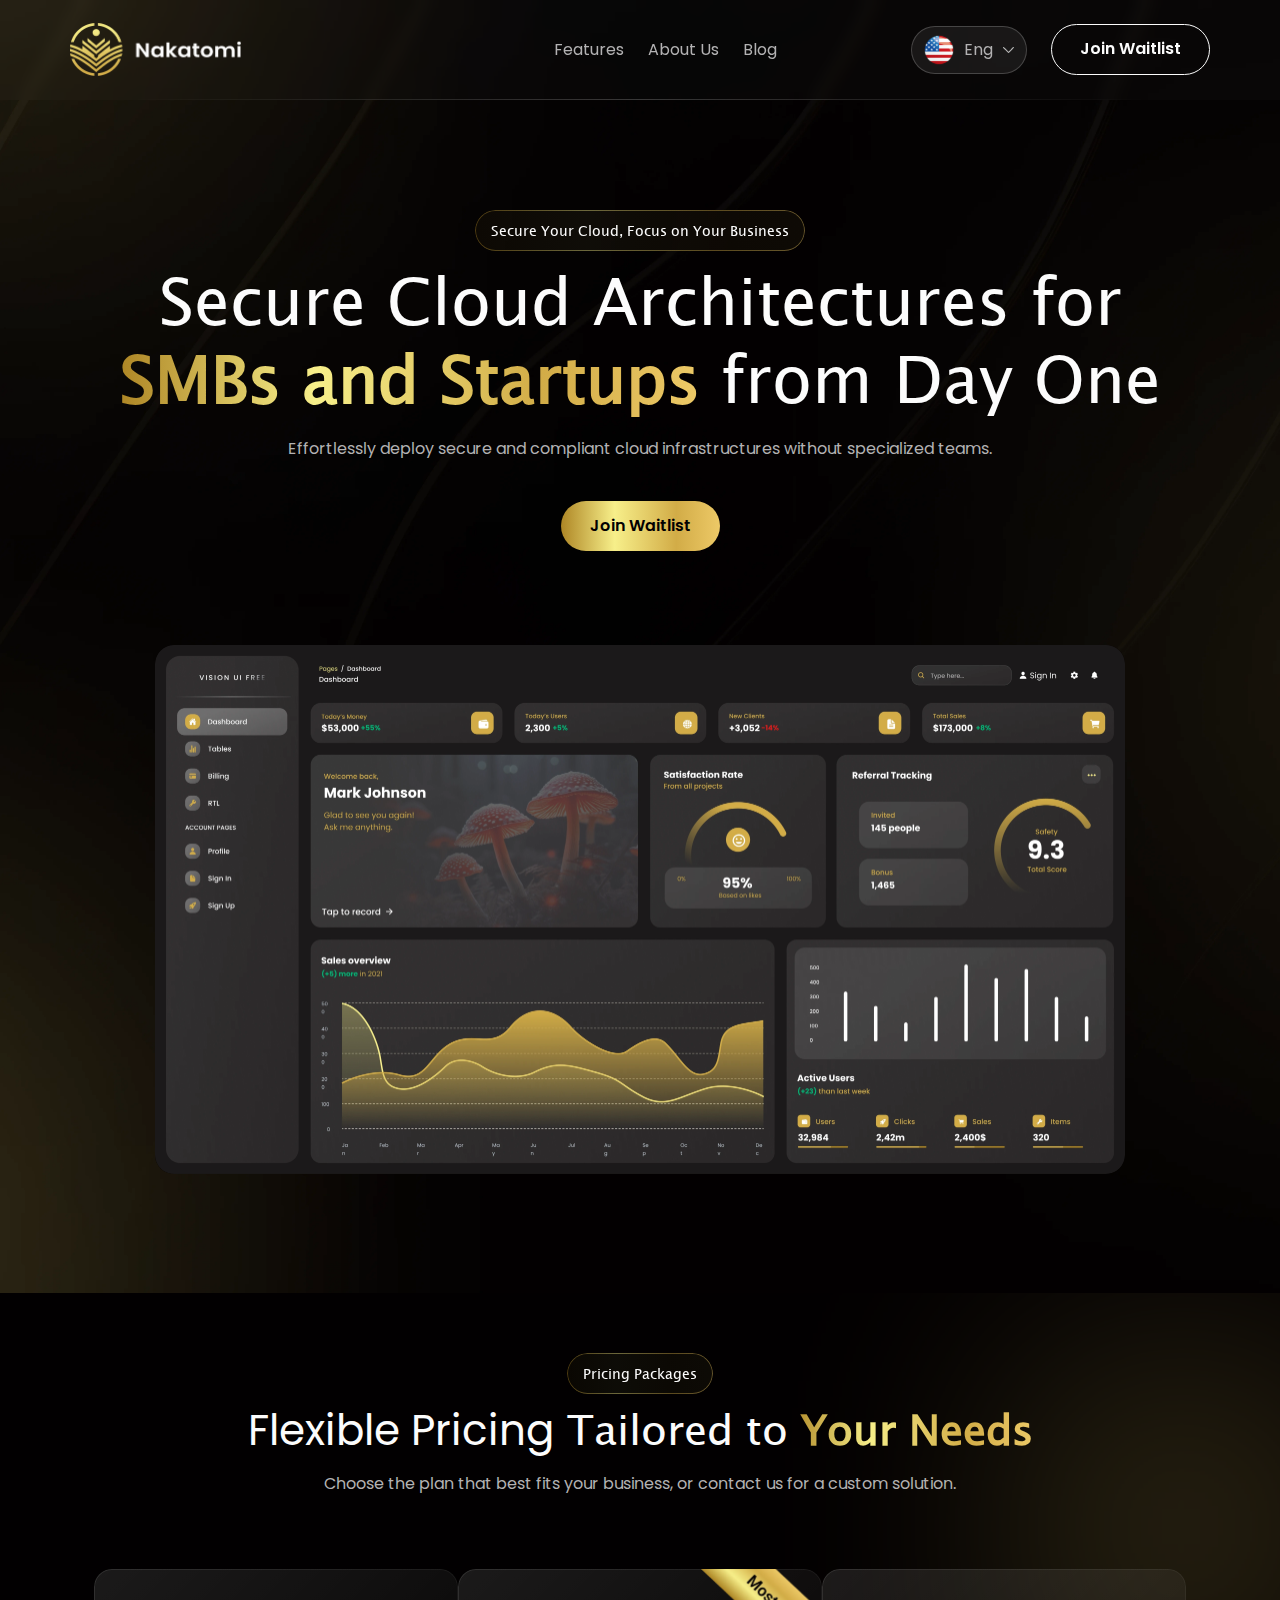
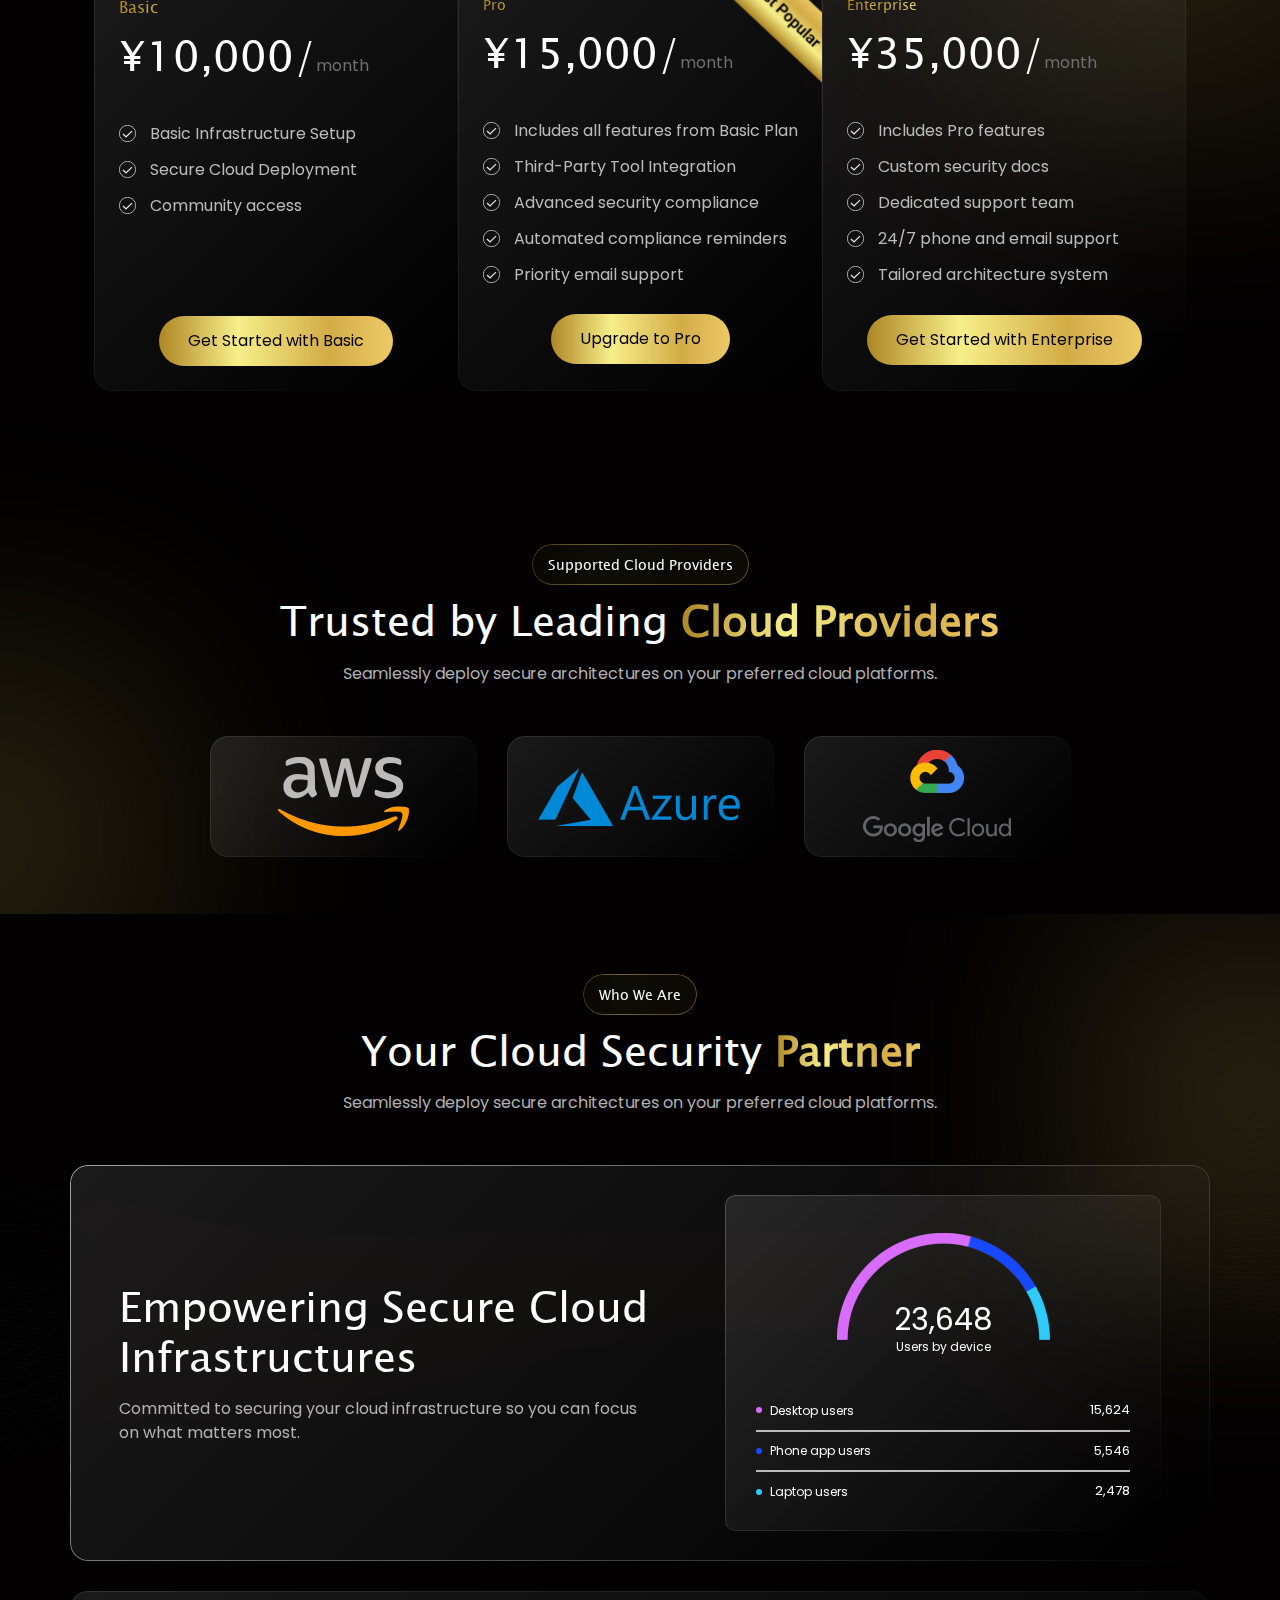
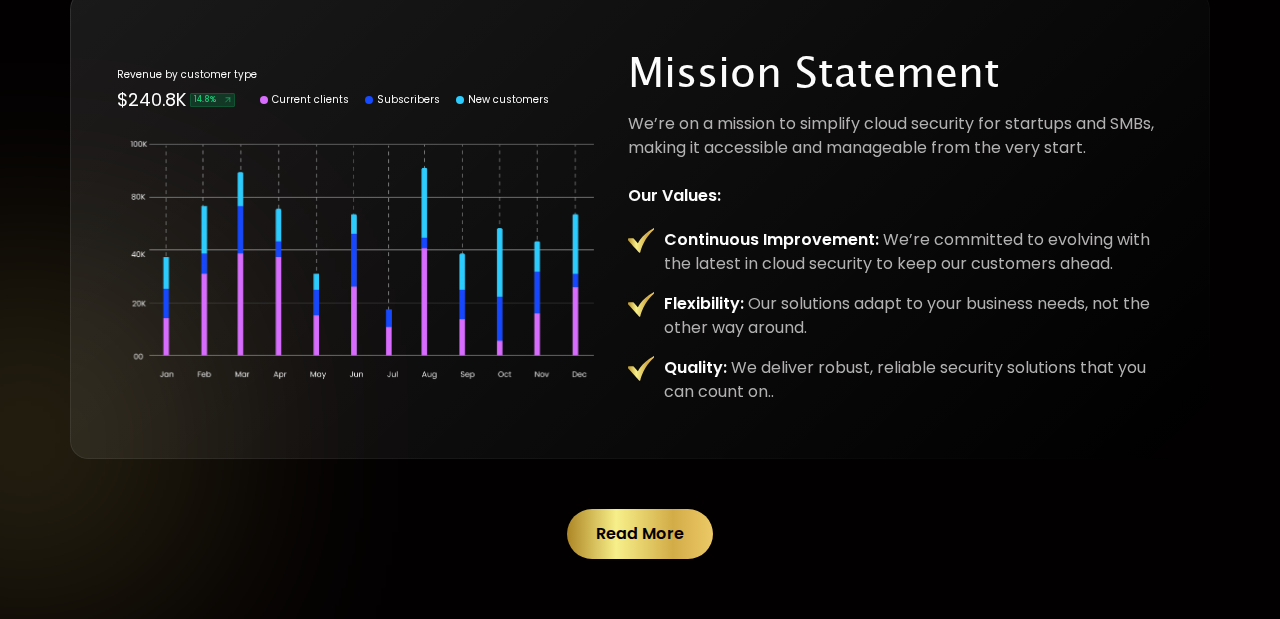
<file: index.html>
<!DOCTYPE html>
<html lang="en">

<head>
    <meta charset="UTF-8">
    <meta name="viewport" content="width=device-width, initial-scale=1.0">
    <title>nakatomi</title>
    <link href="https://cdn.jsdelivr.net/npm/bootstrap@5.3.3/dist/css/bootstrap.min.css" rel="stylesheet"
        integrity="sha384-QWTKZyjpPEjISv5WaRU9OFeRpok6YctnYmDr5pNlyT2bRjXh0JMhjY6hW+ALEwIH" crossorigin="anonymous">
    <link rel="stylesheet" href="./assets/css/style.css">
</head>

<body>
    <header class="position-relative hero-bg">
        <!-- ellipse -->
        <!-- <div class="position-absolute hero-left-ellipse-pos">
            <img class="ellipse-opacity" src="./assets/images/svg/hero-left-ellip.svg" alt="hero-left-ellipse">
        </div>
        <div class="position-absolute hero-right-ellipse-pos d-md-block d-none">
            <img class="ellipse-opacity" src="./assets/images/svg/hero-right-ellip.svg" alt="hero-right-ellip">
        </div> -->

        <!--=-=-=-=-=-=-=-=-=-=-=-=- NAVBAR =-=-=-=-=-=-=-=-=-=-=-= -->
        <nav class="nav-py nav-modification position-relative z-99">
            <div class="container">
                <div class="d-flex align-items-center justify-content-between">
                    <a href="/" aria-label="page logo" class=""><img class="nakatomi-logo" width="171" height="53"
                            src="./assets/images/webp/page-logo.webp" alt="nakatomi-logo"></a>
                    <div class="d-flex align-items-center nav-gap">
                        <ul class="mb-0  ps-0 d-flex gap-4 align-items-center mobile-view">
                            <li>
                                <a onclick="closeNav()" aria-label="Features"
                                    class="nav-items fw-normal fs-md leading-117" href="#features">Features</a>
                            </li>
                            <li>
                                <a onclick="closeNav()" aria-label="About link"
                                    class="nav-items fw-normal fs-md leading-117" href="#about">About Us</a>
                            </li>
                            <li>
                                <a onclick="closeNav()" aria-label="Blog link"
                                    class="nav-items fw-normal fs-md leading-117" href="#blog">Blog</a>
                            </li>
                            <li class="d-sm-none">
                                <button onclick="closeNav()" aria-label="join Waitlist"
                                    class="nav-btn d-sm-none d-block d-flex align-items-center fw-semibold fs-md leading-117 hover:text-black">
                                    Join Waitlist
                                </button>
                            </li>
                        </ul>
                        <div class="d-flex align-items-center gap-4">
                            <div class="d-flex align-items-center gap-4">
                                <!--  -->
                                <div class="d-md-flex d-none align-items-center gap-10 language-btn  position-relative"
                                    onClick="toggleClass(event)">
                                    <img src="./assets/images/svg/united-kingdom.svg" alt="united-kingdom">
                                    <div class="d-flex align-items-center gap-10">
                                        <p class="fw-normal fs-md leading-150 clr-light-gray mb-0">Eng</p>
                                        <svg id="dropdown-arrow" class="arrow" width="11" height="6" viewBox="0 0 11 6"
                                            fill="none" xmlns="http://www.w3.org/2000/svg">
                                            <path opacity="0.7" fill-rule="evenodd" clip-rule="evenodd"
                                                d="M0.351707 0.0401261C0.0763252 0.14691 -0.0635535 0.442275 0.0279114 0.72388C0.0635622 0.833646 0.175641 0.94844 2.61004 3.36866C4.46351 5.21138 5.18052 5.91109 5.24922 5.94424C5.38007 6.00739 5.52237 6.01709 5.66199 5.97237C5.77176 5.93723 5.8922 5.82124 8.32469 3.40839C10.3001 1.44894 10.8823 0.859697 10.9164 0.785377C10.9406 0.732656 10.9693 0.672884 10.9802 0.652542C11.0075 0.601929 11.0062 0.417033 10.9787 0.433904C10.9669 0.441146 10.9572 0.431752 10.9572 0.413007C10.9572 0.351041 10.8758 0.219122 10.7901 0.142224C10.6293 -0.00205074 10.3911 -0.0376027 10.1904 0.0527153C10.1368 0.0768071 9.33713 0.855182 7.79866 2.38066L5.48736 4.67241L3.16535 2.36937C1.03533 0.256761 0.834579 0.0634724 0.737623 0.0317759C0.600297 -0.0131061 0.482426 -0.01055 0.351707 0.0401261ZM0.00247113 0.551061C0.00247113 0.615498 0.00648238 0.641848 0.0113945 0.60964C0.0163067 0.577433 0.0163067 0.52469 0.0113945 0.492483C0.00648238 0.460275 0.00247113 0.486625 0.00247113 0.551061Z"
                                                fill="#FCFCFC" />
                                        </svg>
                                    </div>
                                    <div id="btn"
                                        class="d-flex flex-column position-absolute dropdown-modification dropdown-position">
                                        <span
                                            class="fw-normal fs-md leading-150 dropdown-option clr-light-gray cursor-poniter">hindi</span>
                                        <span
                                            class="fw-normal fs-md leading-150 dropdown-option clr-light-gray cursor-poniter">Franch</span>
                                    </div>
                                </div>
                                <button aria-label="join Waitlist"
                                    class="nav-btn d-none d-sm-block d-flex align-items-center fw-semibold fs-md leading-117">Join
                                    Waitlist
                                </button>
                            </div>
                            <div class="menu d-lg-none" onclick="openNav()">
                                <span></span>
                                <span class="my-2"></span>
                                <span></span>
                            </div>
                        </div>
                    </div>
                </div>
            </div>
        </nav>
        <!-- hero -->
        <div class="hero-padding">
            <div class="container">
                <div class="secure-text mx-auto">
                    <p class="ff-lucida fw-normal fs-sm leading-150 clr-white-smoke text-center mb-0">Secure Your Cloud,
                        Focus on Your Business</p>
                </div>
                <h1
                    class="ff-lucida fw-normal fs-5xl leading-120 clr-white-smoke text-center mx-auto pb-1 mb-3">
                    Secure Cloud Architectures for <span class="gradient-text fw-semibold ff-lucida">SMBs and
                        Startups</span> from Day One</h1>
                <p class="fw-normal fs-md leading-150 clr-light-gray text-center pb-lg-4 pb-3 mb-lg-3 mb-3">Effortlessly
                    deploy secure and compliant cloud infrastructures without specialized teams.</p>
                <div class="mx-auto text-center"><button aria-label="join the Waitlist"
                        class="common-btn fw-semibold fs-md leading-150 clr-dark-black hero-btn-mb">Join Waitlist</button></div>
                <div class="mx-auto text-center">
                    <img width="970" height="529" class="object-fit-cover object-position-top dashboard-image w-100"
                        src="./assets/images/webp/Dashboard.webp" alt="Dashboard">
                </div>
            </div>
        </div>
    </header>
    <!-- =====================Pricing Packages============== -->
    <section class="bg-dark-black section-spacing position-relative overflow-x-hidden negative-margin">
        <div class="cloud-provider-ellipse position-price-ellipse position-absolute"></div>
        <div class="container">
            <div class="secure-text mx-auto">
                <p class="ff-lucida fw-normal fs-sm leading-150 clr-white-smoke text-center mb-0">Pricing Packages</p>
            </div>
            <h2 class="common-heading ff-lucida text-center mb-3"><span class="block-text">Flexible Pricing</span> Tailored to<span
                    class="gradient-text ff-lucida fw-semibold"> Your Needs</span></h2>
            <p class="common-para pricing-para-pb text-center mb-0">Choose the plan that best fits your business, or
                contact us
                for a custom solution.
            </p>
            <!-- cards -->
            <div class="d-flex flex-wrap gap-lg-0 gap-4 justify-content-center align-items-center min-h-448">

                <div class="price-package-card basic-padding small-sc-padding w-100">
                    <p class="ff-lucida fw-normal fs-md leading-150 gradient-text mb-2 pb-1">Basic</p>
                    <p class="ff-lucida fw-normal fs-3xxl leading-120 text-white amount-mb">¥10,000/<span
                            class="fs-md clr-dim-grey">month</span></p>
                    <div class="d-flex align-items-center pricing-package-spacing">
                        <img width="17" height="17" src="./assets/images/svg/white-tik.svg" alt="white-tik">
                        <p class="fw-normal fs-md leading-150 clr-medium-grey mb-0">Basic Infrastructure Setup</p>
                    </div>
                    <div class="d-flex align-items-center pricing-package-spacing">
                        <img width="17" height="17" src="./assets/images/svg/white-tik.svg" alt="white-tik">
                        <p class="fw-normal fs-md leading-150 clr-medium-grey mb-0">Secure Cloud Deployment</p>
                    </div>
                    <div class="d-flex align-items-center pricing-package-spacing">
                        <img width="17" height="17" src="./assets/images/svg/white-tik.svg" alt="white-tik">
                        <p class="fw-normal fs-md leading-150 clr-medium-grey mb-0">Community access</p>
                    </div>
                    <div class="mx-auto text-center"><button class="common-btn basic-btn-mt">Get Started with
                            Basic</button></div>
                </div>
                <div class="price-package-card pro-padding small-sc-padding w-100 position-relative">
                    <img width="171" height="165" class="position-absolute position-popular"
                        src="./assets/images/webp/most-popular.webp" alt="most-popular">
                    <p class="ff-lucida fw-normal fs-sm leading-150 gradient-text mb-2 pb-1">Pro</p>
                    <p class="ff-lucida fw-normal fs-3xxl leading-120 text-white amount-mb">¥15,000/<span
                            class="fs-md clr-dim-grey">month</span></p>
                    <div class="d-flex align-items-center pricing-package-spacing">
                        <img width="17" height="17" src="./assets/images/svg/white-tik.svg" alt="white-tik">
                        <p class="fw-normal fs-md leading-150 clr-medium-grey mb-0 text-nowrap">Includes all features
                            from Basic Plan</p>
                    </div>
                    <div class="d-flex align-items-center pricing-package-spacing">
                        <img width="17" height="17" src="./assets/images/svg/white-tik.svg" alt="white-tik">
                        <p class="fw-normal fs-md leading-150 clr-medium-grey mb-0">Third-Party Tool Integration</p>
                    </div>
                    <div class="d-flex align-items-center pricing-package-spacing">
                        <img width="17" height="17" src="./assets/images/svg/white-tik.svg" alt="white-tik">
                        <p class="fw-normal fs-md leading-150 clr-medium-grey mb-0">Advanced security compliance </p>
                    </div>
                    <div class="d-flex align-items-center pricing-package-spacing">
                        <img width="17" height="17" src="./assets/images/svg/white-tik.svg" alt="white-tik">
                        <p class="fw-normal fs-md leading-150 clr-medium-grey mb-0">Automated compliance reminders </p>
                    </div>
                    <div class="d-flex align-items-center pricing-package-spacing">
                        <img width="17" height="17" src="./assets/images/svg/white-tik.svg" alt="white-tik">
                        <p class="fw-normal fs-md leading-150 clr-medium-grey mb-0">Priority email support </p>
                    </div>
                    <div class="mx-auto text-center"><button class="common-btn pro-btn-mt">Upgrade to Pro</button></div>
                </div>
                <div class="price-package-card small-sc-padding enterprise-padding w-100">
                    <p class="ff-lucida fw-normal fs-sm leading-150 gradient-text mb-2 pb-1">Enterprise</p>
                    <p class="ff-lucida fw-normal fs-3xxl leading-120 text-white amount-mb">¥35,000/<span
                            class="fs-md clr-dim-grey">month</span></p>
                    <div class="d-flex align-items-center pricing-package-spacing">
                        <img width="17" height="17" src="./assets/images/svg/white-tik.svg" alt="white-tik">
                        <p class="fw-normal fs-md leading-150 clr-medium-grey mb-0 text-nowrap">Includes Pro features
                        </p>
                    </div>
                    <div class="d-flex align-items-center pricing-package-spacing">
                        <img width="17" height="17" src="./assets/images/svg/white-tik.svg" alt="white-tik">
                        <p class="fw-normal fs-md leading-150 clr-medium-grey mb-0">Custom security docs</p>
                    </div>
                    <div class="d-flex align-items-center pricing-package-spacing">
                        <img width="17" height="17" src="./assets/images/svg/white-tik.svg" alt="white-tik">
                        <p class="fw-normal fs-md leading-150 clr-medium-grey mb-0">Dedicated support team </p>
                    </div>
                    <div class="d-flex align-items-center pricing-package-spacing">
                        <img width="17" height="17" src="./assets/images/svg/white-tik.svg" alt="white-tik">
                        <p class="fw-normal fs-md leading-150 clr-medium-grey mb-0">24/7 phone and email support </p>
                    </div>
                    <div class="d-flex align-items-center pricing-package-spacing">
                        <img width="17" height="17" src="./assets/images/svg/white-tik.svg" alt="white-tik">
                        <p class="fw-normal fs-md leading-150 clr-medium-grey mb-0">Tailored architecture system </p>
                    </div>
                    <div class="mx-auto text-center"><button class="common-btn enterprise-btn-mt">Get Started with
                            Enterprise</button></div>
                </div>
            </div>

        </div>
    </section>
    <!-- ===========Supported Cloud Providers================== -->
    <section class="bg-dark-black section-spacing position-relative">
        <div class="cloud-provider-ellipse position-cloud-ellipse position-absolute"></div>
        <div class="container">
            <div class="secure-text mx-auto">
                <p class="ff-lucida fw-normal fs-sm leading-150 clr-white-smoke text-center mb-0">Supported Cloud
                    Providers</p>
            </div>
            <h2 class="common-heading ff-lucida text-center mb-lg-3 mb-2">Trusted by Leading <span
                    class="gradient-text ff-lucida fw-semibold">Cloud Providers</span></h2>
            <p class="common-para para-pb text-center mb-0">Seamlessly deploy secure architectures on your preferred
                cloud
                platforms.
            </p>
            <div class="d-flex flex-wrap align-items-center justify-content-center cloud-provider-box-gap">
                <div class="cloud-provider-box d-flex justify-content-center align-items-center">
                    <img class="cloud-image h-auto object-fit-cover" width="131" height="79"
                        src="./assets/images/webp/aws.webp" alt="aws">
                </div>
                <div class="cloud-provider-box d-flex justify-content-center align-items-center"><img
                        class="cloud-image2 h-auto object-fit-cover" width="213" height="71"
                        src="./assets/images/webp/azure.webp" alt="azure"></div>
                <div class="cloud-provider-box d-flex justify-content-center align-items-center"><img
                        class="cloud-image3 h-auto object-fit-cover" width="148" height="92"
                        src="./assets/images/webp/google-cloud.webp" alt="google-cloud"></div>
            </div>
        </div>
    </section>
    <!-- ===================Who We Are================= -->
    <section class="bg-dark-black section-spacing position-relative overflow-x-hidden negative-margin">
        <img width="2056" height="800" class="position-absolute position-bg-ellipse"
            src="./assets/images/png/bg-ellipse.png" alt="">
        <div class="who-we-ellipse position-absolute position-who-we-ellipse1"></div>
        <div class="who-we-ellipse position-absolute position-who-we-ellipse2"></div>
        <div class="container">
            <div class="secure-text mx-auto">
                <p class="ff-lucida fw-normal fs-sm leading-150 clr-white-smoke text-center mb-0">Who We Are</p>
            </div>
            <h2 class="common-heading ff-lucida text-center mb-lg-3 mb-2">Your Cloud Security <span
                    class="gradient-text ff-lucida fw-semibold">Partner</span></h2>
            <p class="common-para text-center para-pb mb-0">Seamlessly deploy secure architectures on your preferred
                cloud
                platforms.
            </p>
            <!-- ==============empowering-box=================== -->
            <div class="empowering-box-modification">
                <div class="row flex-lg-row flex-column-reverse justify-content-between align-items-center">
                    <div class="w-lg-55 px-3 mt-lg-0 mt-4">
                        <h2 class="common-heading ff-lucida mb-lg-3 mb-2 max-w-536 center-text">Empowering Secure Cloud
                            Infrastructures</h2>
                        <p class="common-para max-w-523 center-text mb-0">Committed to securing your cloud
                            infrastructure so
                            you can
                            focus on
                            what matters most.
                        </p>
                    </div>
                    <div class="w-lg-45 px-3 d-flex justify-content-lg-end justify-content-center">
                        <div class="user-ratio-box position-relative w-100">
                            <div class="d-flex justify-content-center">
                                <img class="user-ratio-image h-auto" width="213" height="113"
                                    src="./assets/images/webp/user-ratio.webp" alt="user-ratio">
                            </div>
                            <div class="user-padding">
                                <p class="fw-normal leading-141 fs-3xl text-white text-center mb-0">23,648</p>
                                <p class="fw-normal leading-100 fs-xsm clr-white-smoke text-center mb-0">Users by device
                                </p>
                            </div>
                            <div class="d-flex align-items-center justify-content-between">
                                <div class="d-flex align-items-center gap-2">
                                    <div class="dot bg-dark-pink"></div>
                                    <p class="fw-normal fs-xsm leading-113 clr-white-smoke mb-0">Desktop users</p>
                                </div>
                                <p class="fw-normal fs-custom-xsm leading-112 clr-white-smoke mb-0">15,624</p>
                            </div>
                            <div class="user-border-bottom"></div>
                            <div class="d-flex align-items-center justify-content-between">
                                <div class="d-flex align-items-center gap-2">
                                    <div class="dot bg-blue"></div>
                                    <p class="fw-normal fs-xsm leading-113 clr-white-smoke mb-0">Phone app users</p>
                                </div>
                                <p class="fw-normal fs-custom-xsm leading-112 clr-white-smoke mb-0">5,546</p>
                            </div>
                            <div class="user-border-bottom"></div>
                            <div class="d-flex align-items-center justify-content-between">
                                <div class="d-flex align-items-center gap-2">
                                    <div class="dot bg-sky-blue"></div>
                                    <p class="fw-normal fs-xsm leading-113 clr-white-smoke mb-0">Laptop users</p>
                                </div>
                                <p class="fw-normal fs-custom-xsm leading-112 clr-white-smoke mb-0">2,478</p>
                            </div>
                        </div>
                    </div>
                </div>
            </div>
            <!-- ========================mission-statement===================== -->
            <div class="statement-box">
                <div class="d-flex flex-wrap justify-content-center mission-statement-gap">
                    <div class="w-lg-48 mt-lg-4 mt-0">
                        <div class="d-flex flex-column justify-content-center align-items-start">
                            <p class="fw-normal fs-custom-xxs leading-100 clr-white-smoke mb-0 mb-2 e">Revenue by
                                customer type
                            </p>
                            <div class="d-flex align-items-center customer-type-spacing flex-wrap">
                                <div class="d-flex align-items-center">
                                    <p class="fw-normal fs-lg leading-133 text-white mb-0 me-1">$240.8K</p>
                                    <div class="d-flex align-items-center gap-2 bg-light-green green-text-modification">
                                        <p class="fw-medium fs-xxs leading-141 clr-green mb-0">14.8%</p>
                                        <svg width="7" height="8" viewBox="0 0 7 8" fill="none"
                                            xmlns="http://www.w3.org/2000/svg">
                                            <g clip-path="url(#clip0_197_2678)">
                                                <path d="M1.65323 5.99561L5.8501 1.79874" stroke="#14CA74"
                                                    stroke-width="0.62953" stroke-linecap="round"
                                                    stroke-linejoin="round" />
                                                <path d="M5.8501 5.75537V1.79855H1.89328" stroke="#14CA74"
                                                    stroke-width="0.62953" stroke-linecap="round"
                                                    stroke-linejoin="round" />
                                            </g>
                                            <defs>
                                                <clipPath id="clip0_197_2678">
                                                    <rect width="6.2953" height="6.2953" fill="white"
                                                        transform="translate(0.604004 0.749512)" />
                                                </clipPath>
                                            </defs>
                                        </svg>
                                    </div>
                                </div>
                                <div class="d-flex align-items-center gap-3">
                                    <div class="d-flex align-items-center gap-1">
                                        <div class="mission-dot bg-dark-pink"></div>
                                        <p class="fw-normal fs-custom-xxs leading-141 clr-white-smoke mb-0">Current
                                            clients</p>
                                    </div>
                                    <div class="d-flex align-items-center gap-1">
                                        <div class="mission-dot bg-blue"></div>
                                        <p class="fw-normal fs-custom-xxs leading-141 clr-white-smoke mb-0">Subscribers
                                        </p>
                                    </div>
                                    <div class="d-flex align-items-center gap-1">
                                        <div class="mission-dot bg-sky-blue"></div>
                                        <p class="fw-normal fs-custom-xxs leading-141 clr-white-smoke mb-0">New
                                            customers</p>
                                    </div>
                                </div>
                            </div>
                            <img width="477" height="249" class="w-100 mission-statement-img object-fit-cover h-auto"
                                src="./assets/images/webp/mission-statement-ratio.webp" alt="mission-statement-ratio">
                        </div>
                    </div>
                    <div class="w-lg-50 mt-lg-0 mt-md-4 mt-2">
                        <h2 class="common-heading ff-lucida mb-lg-3 mb-2 center-text">Mission Statement </h2>
                        <p class="common-para pb-md-4 pb-3 mb-0 max-w-539 center-text">We’re on a mission to simplify
                            cloud
                            security for
                            startups
                            and SMBs, making it accessible and manageable from the very
                            start.
                        </p>
                        <p class="fw-semibold fs-md leading-150 clr-white-smoke pb-lg-3 pb-2 mb-lg-1 mb-0 center-text">
                            Our Values:</p>
                        <div class="d-flex align-items-start gap-10 mb-3">
                            <img class="object-fit-cover tik-size" src="./assets/images/svg/tik-mark.svg"
                                alt="tik-mark">
                            <p class="common-para max-w-497 mb-0"><span class="fw-semibold clr-white-smoke">Continuous
                                    Improvement:</span> We’re committed to evolving with the latest in cloud security to
                                keep
                                our customers ahead.</p>
                        </div>
                        <div class="d-flex align-items-start gap-10 mb-3">
                            <img class="object-fit-cover tik-size" src="./assets/images/svg/tik-mark.svg"
                                alt="tik-mark">
                            <p class="common-para max-w-497 mb-0"><span
                                    class="fw-semibold clr-white-smoke">Flexibility: </span>Our
                                solutions adapt to your business needs, not the other way around.</p>
                        </div>
                        <div class="d-flex align-items-start gap-10">
                            <img class="object-fit-cover tik-size" src="./assets/images/svg/tik-mark.svg"
                                alt="tik-mark">
                            <p class="common-para max-w-497 mb-0"><span
                                    class="fw-semibold clr-white-smoke">Quality:</span> We
                                deliver robust, reliable security solutions that you can count on..</p>
                        </div>
                    </div>
                </div>
            </div>
            <div class="mx-auto text-center"><button aria-label="read more" type="button" role="button"
                    class="common-btn fw-semibold fs-md leading-150 clr-dark-black mission-btn-mt">Read More</button>
            </div>
        </div>
    </section>

    <script src="https://cdn.jsdelivr.net/npm/bootstrap@5.3.3/dist/js/bootstrap.bundle.min.js"
        integrity="sha384-YvpcrYf0tY3lHB60NNkmXc5s9fDVZLESaAA55NDzOxhy9GkcIdslK1eN7N6jIeHz"
        crossorigin="anonymous"></script>
    <script src="./assets/js/main.js"></script>
</body>

</html>
</file>
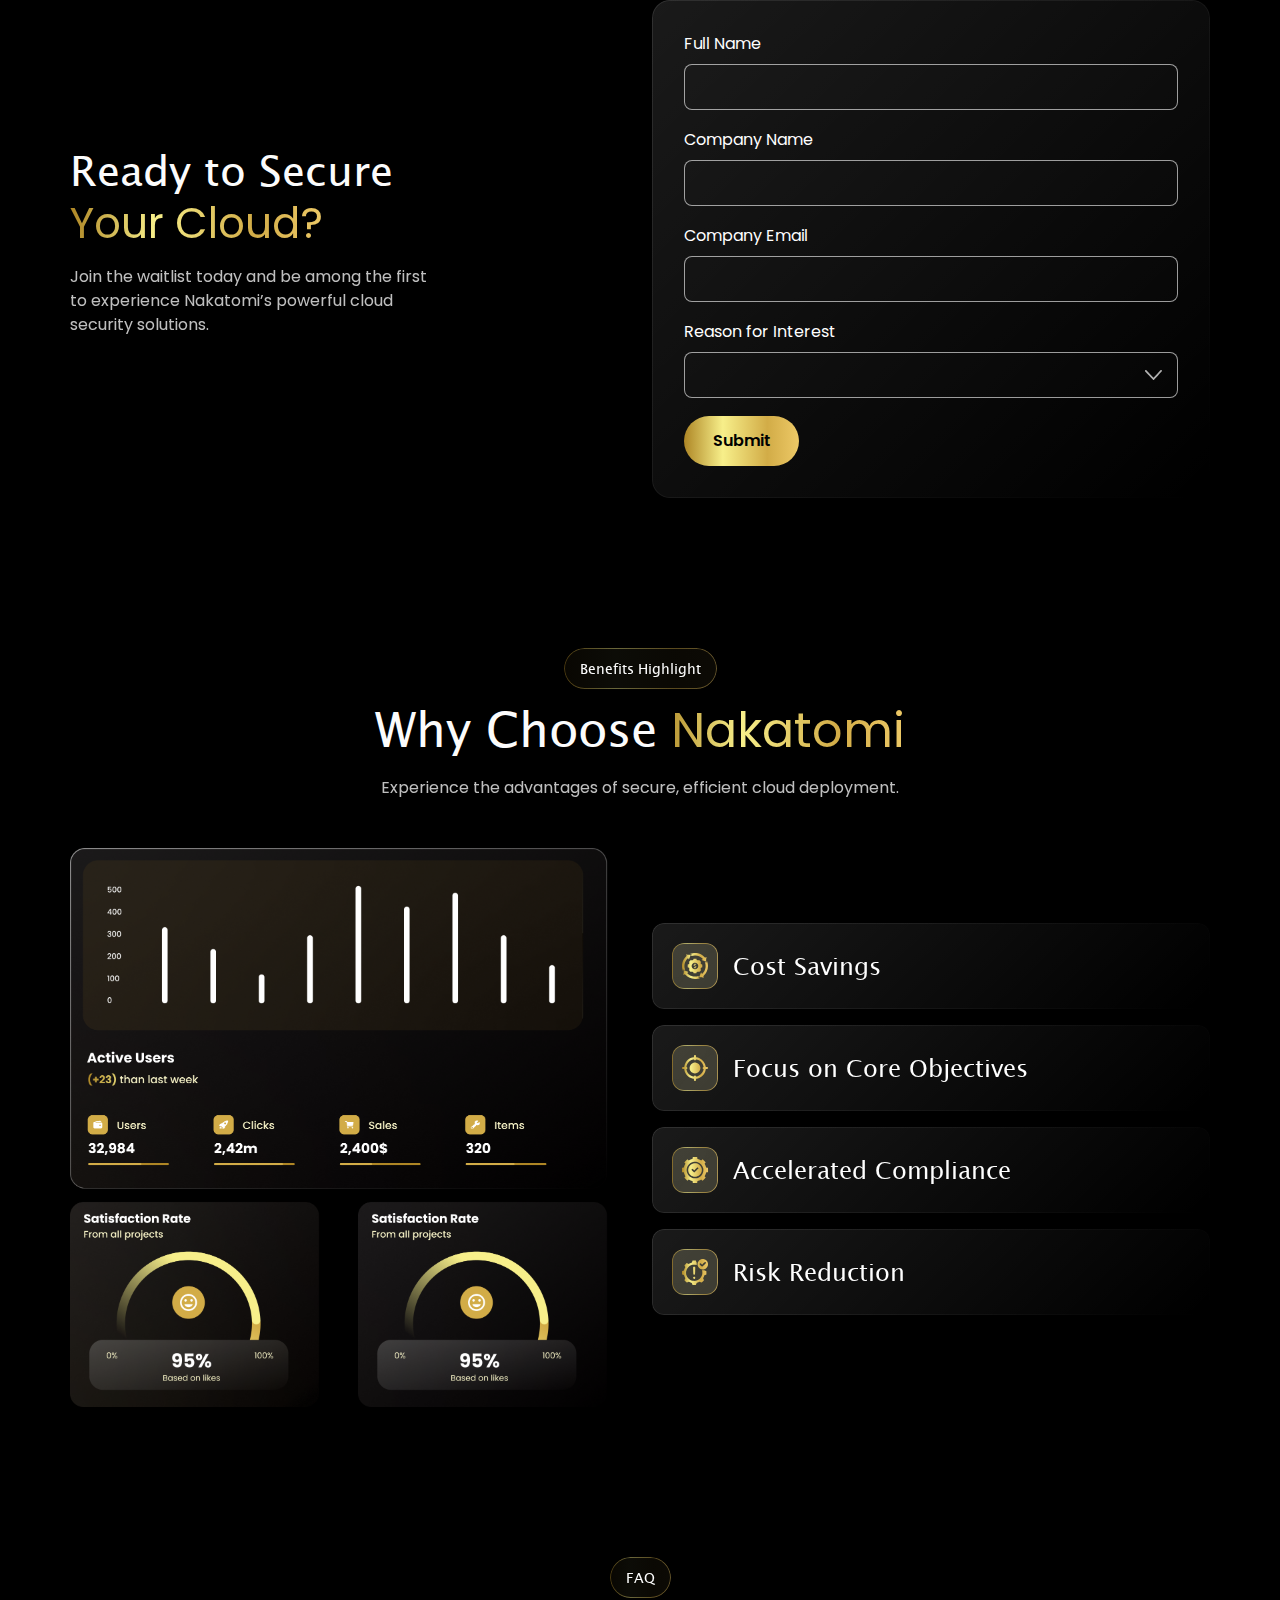
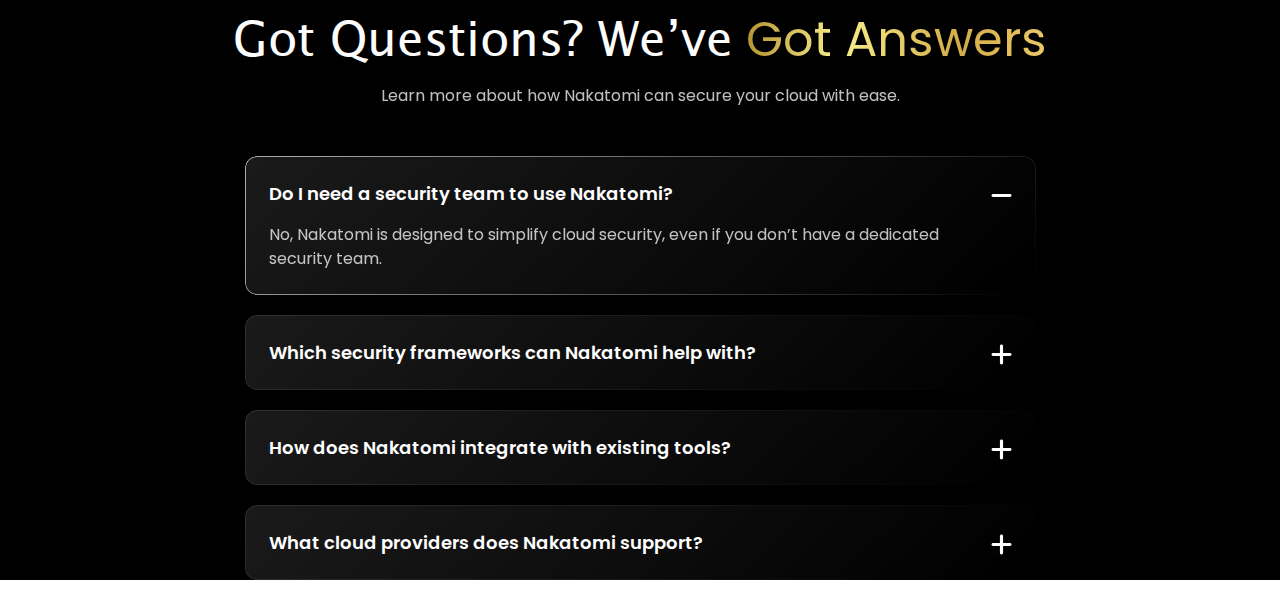
<file: faq.html>
<!DOCTYPE html>
<html lang="en">

<head>
    <meta charset="UTF-8">
    <meta name="viewport" content="width=device-width, initial-scale=1.0">
    <title>nakatomi</title>
    <link href="https://cdn.jsdelivr.net/npm/bootstrap@5.3.3/dist/css/bootstrap.min.css" rel="stylesheet"
        integrity="sha384-QWTKZyjpPEjISv5WaRU9OFeRpok6YctnYmDr5pNlyT2bRjXh0JMhjY6hW+ALEwIH" crossorigin="anonymous">
    <link rel="stylesheet" href="./assets/css/style.css">
    <link rel="stylesheet" href="./assets/css/faq.css">
</head>

<body>
    <div class="bg-black">
        <!-- form -->
        <div>
            <div class="container faq-section">
                <div class="row justify-content-between">
                    <div class="col-xl-4 col-lg-5 d-flex align-items-start justify-content-center flex-column">
                        <h1
                            class="ff-lucida fw-normal fs-13 leading-120 text-lg-start text-center clr-white-smoke mx-auto mb-3">
                            Ready to Secure<span class="gradient-text"> Your Cloud?</span>
                        </h1>
                        <p class="fw-normal fs-md lh-150 text-white opacity-75 text-lg-start text-center mx-lg-0 mx-auto">Join the
                            waitlist today and be among the
                            first to experience Nakatomi’s powerful cloud security solutions.</p>
                    </div>
                    <div class="col-lg-6">
                        <div class="form-box position-relative w-100 mx-lg-0 mx-auto">
                            <div class="form-container">
                                <form id="contactForm">
                                    <div class="position-relative d-flex flex-column align-items-start w-100">
                                        <label for="fullName" class="fw-normal fs-md leading-150 text-white mb-2">Full
                                            Name</label>
                                        <input type="text" class="w-100 form-fields" id="fullName" name="fullName">
                                        <p class="error position-absolute bottom-error start-0 mb-0" id="fullNameError">
                                        </p>
                                    </div>

                                    <div class="position-relative d-flex flex-column align-items-start w-100">
                                        <label for="companyName"
                                            class="fw-normal fs-md leading-150 text-white mb-2">Company Name</label>
                                        <input type="text" id="companyName" name="companyName"
                                            class="w-100 form-fields">
                                        <p class="error position-absolute bottom-error start-0 mb-0"
                                            id="companyNameError">
                                        </p>
                                    </div>

                                    <div class="position-relative d-flex flex-column align-items-start w-100">
                                        <label for="companyEmail"
                                            class="fw-normal fs-md leading-150 text-white mb-2">Company Email</label>
                                        <input type="email" id="companyEmail" name="companyEmail"
                                            class="w-100 form-fields">
                                        <p class="error position-absolute bottom-error start-0 mb-0"
                                            id="companyEmailError">
                                        </p>
                                    </div>

                                    <div class="position-relative d-flex flex-column align-items-start w-100">
                                        <label for="interest" class="fw-normal fs-md leading-150 text-white mb-2">Reason
                                            for Interest</label>
                                        <select id="interest" name="interest" class="w-100 form-fields">
                                            <option value="" selected></option>
                                            <option value="Product Inquiry">Product Inquiry</option>
                                            <option value="Support">Support</option>
                                            <option value="Others">Others</option>
                                        </select>
                                        <p class="error position-absolute bottom-error start-0 mb-0" id="interestError">
                                        </p>
                                    </div>

                                    <button type="submit" id="submitBtn"
                                        class="position-relative fw-semibold fs-md leading-150">Submit</button>
                                </form>
                            </div>
                        </div>
                    </div>
                </div>
            </div>
        </div>
        <!-- why choose us -->
        <div class="container mt-media-faq">
            <div class="secure-text mx-auto">
                <p class="ff-lucida fw-normal fs-sm leading-150 clr-white-smoke text-center mb-0">Benefits Highlight
                </p>
            </div>
            <h1 class="ff-lucida fw-normal fs-4xl leading-120 clr-white-smoke text-center mx-auto mb-3">
                Why Choose<span class="gradient-text"> Nakatomi</span></h1>
            <p class="fw-normal fs-md lh-150 text-white opacity-75 text-center mb-5">Experience the advantages of
                secure, efficient cloud deployment.</p>
            <div class="row">
                <div
                    class="col-lg-6 d-flex align-items-lg-start align-items-center justify-content-lg-start justify-content-center">
                    <div class="why-choose-dashboard-image">
                        <img src="./assets/images/png/why-choose-dashboard-logo.png" alt="dashboard layout image"
                            class="w-100 h-100">
                    </div>
                </div>
                <div class="col-lg-6 d-flex flex-column align-items-center justify-content-center mt-lg-0 mt-4">
                    <div class="accordion-container">
                        <div class="accordion-item-why-choose">
                            <div class="accordion-header-why-choose">
                                <div class="icon-why-choose d-flex align-items-center justify-content-center">
                                    <img src="./assets/images/svg/why-choose-accordion-settings.svg"
                                        alt="settings icon">
                                </div>
                                <div class="accordion-title mb-0 text-white fs-2xl leading-120 ff-lucida">Cost Savings
                                </div>
                            </div>
                            <div class="accordion-content-wrapper">
                                <div class="accordion-content">
                                    <p class="mb-0 fs-md leading-150 text-white opacity-75">Across AWS, Azure, and GCP.
                                    </p>
                                </div>
                            </div>
                        </div>

                        <div class="accordion-item-why-choose">
                            <div class="accordion-header-why-choose">
                                <div class="icon-why-choose d-flex align-items-center justify-content-center">
                                    <img src="./assets/images/svg/why-choose-accordion-target.svg"
                                        alt="target svg accordion">
                                </div>
                                <div class="accordion-title mb-0 text-white fs-2xl leading-120 ff-lucida">Focus on Core
                                    Objectives</div>
                            </div>
                            <div class="accordion-content-wrapper">
                                <div class="accordion-content">
                                    <p class="mb-0 fs-md leading-150 text-white opacity-75">Across AWS, Azure, and GCP.
                                    </p>
                                </div>
                            </div>
                        </div>

                        <div class="accordion-item-why-choose">
                            <div class="accordion-header-why-choose">
                                <div class="icon-why-choose d-flex align-items-center justify-content-center">
                                    <img src="./assets/images/svg/why-choose-accordion-tick-setting.svg"
                                        alt="tick setting svg accordion">
                                </div>
                                <div class="accordion-title mb-0 text-white fs-2xl leading-120 ff-lucida">Accelerated
                                    Compliance</div>
                            </div>
                            <div class="accordion-content-wrapper">
                                <div class="accordion-content">
                                    <p class="mb-0 fs-md leading-150 text-white opacity-75">Across AWS, Azure, and GCP.
                                    </p>
                                </div>
                            </div>
                        </div>

                        <div class="accordion-item-why-choose">
                            <div class="accordion-header-why-choose">
                                <div class="icon-why-choose d-flex align-items-center justify-content-center">
                                    <img src="./assets/images/svg/why-choose-accordion-warning-settings.svg"
                                        alt="warning setting svg accordion">
                                </div>
                                <div class="accordion-title mb-0 text-white fs-2xl leading-120 ff-lucida">Risk Reduction
                                </div>
                            </div>
                            <div class="accordion-content-wrapper">
                                <div class="accordion-content">
                                    <p class="mb-0 fs-md leading-150 text-white opacity-75">Across AWS, Azure, and GCP.
                                    </p>
                                </div>
                            </div>
                        </div>
                    </div>

                </div>
            </div>
        </div>
        <!-- faq -->
        <div class="container mt-media-faq faq-section">
            <div class="secure-text mx-auto">
                <p class="ff-lucida fw-normal fs-sm leading-150 clr-white-smoke text-center mb-0">FAQ</p>
            </div>
            <h1 class="ff-lucida fw-normal fs-4xl leading-120 clr-white-smoke text-center mx-auto mb-3">
                Got Questions? We’ve<span class="gradient-text"> Got Answers</span></h1>
            <p class="fw-normal fs-md lh-150 text-white opacity-75 text-center mb-5">Learn more about how Nakatomi can
                secure your cloud
                with ease.</p>
            <div class="custom-accordion mx-auto" id="accordionExample">
                <div class="accordion-item bg-dark-grey border-0">
                    <div class="accordion-header d-flex align-items-center justify-content-between w-100"
                        id="headingOne">
                        <button
                            class="accordion-button w-100 fw-semibold fs-lg leading-150 text-white text-start d-flex align-items-center justify-content-between border-0 position-relative"
                            data-bs-toggle="collapse" data-bs-target="#collapseOne" aria-expanded="true"
                            aria-controls="collapseOne">
                            Do I need a security team to use Nakatomi?
                            <span class="icon">
                                <svg width="21" height="5" class="w-100 h-100" viewBox="0 0 21 5" class="w-100 h-100"
                                    fill="none" xmlns="http://www.w3.org/2000/svg">
                                    <path fill-rule="evenodd" clip-rule="evenodd"
                                        d="M12.0789 4.07831H18.9211C19.3398 4.07831 19.7414 3.91195 20.0375 3.61584C20.3336 3.31973 20.5 2.91812 20.5 2.49936C20.5 2.0806 20.3336 1.67898 20.0375 1.38287C19.7414 1.08676 19.3398 0.92041 18.9211 0.92041H12.0789H8.92105H2.07895C1.66018 0.92041 1.25857 1.08676 0.962463 1.38287C0.666353 1.67898 0.5 2.0806 0.5 2.49936C0.5 2.91812 0.666353 3.31973 0.962463 3.61584C1.25857 3.91195 1.66018 4.07831 2.07895 4.07831H8.92105H12.0789Z"
                                        fill="white" />
                                </svg>
                            </span>
                        </button>
                    </div>
                    <div id="collapseOne" class="accordion-collapse collapse show" aria-labelledby="headingOne"
                        data-bs-parent="#accordionExample">
                        <div class="accordion-body text-white opacity-75 fs-md leading-150 pt-3">
                            No, Nakatomi is designed to simplify cloud security, even if you don’t have a dedicated
                            security team.
                        </div>
                    </div>
                </div>
                <div class="accordion-item bg-dark-grey border-0">
                    <div class="accordion-header d-flex align-items-center justify-content-between w-100"
                        id="headingTwo">
                        <button
                            class="accordion-button w-100 fw-semibold fs-lg leading-150 text-white text-start d-flex align-items-center justify-content-between border-0 position-relative collapsed"
                            data-bs-toggle="collapse" data-bs-target="#collapseTwo" aria-expanded="false"
                            aria-controls="collapseTwo">
                            Which security frameworks can Nakatomi help with?
                            <span class="icon">
                                <svg width="21" height="21" class="w-100 h-100" viewBox="0 0 21 21" fill="none"
                                    xmlns="http://www.w3.org/2000/svg">
                                    <path
                                        d="M8.92105 18.9211C8.92105 19.3398 9.08741 19.7414 9.38352 20.0375C9.67963 20.3336 10.0812 20.5 10.5 20.5C10.9188 20.5 11.3204 20.3336 11.6165 20.0375C11.9126 19.7414 12.0789 19.3398 12.0789 18.9211V12.0789H18.9211C19.3398 12.0789 19.7414 11.9126 20.0375 11.6165C20.3336 11.3204 20.5 10.9188 20.5 10.5C20.5 10.0812 20.3336 9.67963 20.0375 9.38352C19.7414 9.08741 19.3398 8.92105 18.9211 8.92105H12.0789V2.07895C12.0789 1.66018 11.9126 1.25857 11.6165 0.962463C11.3204 0.666353 10.9188 0.5 10.5 0.5C10.0812 0.5 9.67963 0.666353 9.38352 0.962463C9.08741 1.25857 8.92105 1.66018 8.92105 2.07895V8.92105H2.07895C1.66018 8.92105 1.25857 9.08741 0.962463 9.38352C0.666353 9.67963 0.5 10.0812 0.5 10.5C0.5 10.9188 0.666353 11.3204 0.962463 11.6165C1.25857 11.9126 1.66018 12.0789 2.07895 12.0789H8.92105V18.9211Z"
                                        fill="white" />
                                </svg>
                            </span>
                        </button>
                    </div>
                    <div id="collapseTwo" class="accordion-collapse collapse" aria-labelledby="headingTwo"
                        data-bs-parent="#accordionExample">
                        <div class="accordion-body text-white opacity-75 fs-md leading-150 pt-3">
                            Nakatomi supports compliance with frameworks like NIST CSF, ISO 27000, SOC2, CIS, and
                            PCI-DSS.
                        </div>
                    </div>
                </div>
                <div class="accordion-item bg-dark-grey border-0">
                    <div class="accordion-header d-flex align-items-center justify-content-between w-100"
                        id="headingThree">
                        <button
                            class="accordion-button w-100 fw-semibold fs-lg leading-150 text-white text-start d-flex align-items-center justify-content-between border-0 position-relative collapsed"
                            data-bs-toggle="collapse" data-bs-target="#collapseThree" aria-expanded="false"
                            aria-controls="collapseThree">
                            How does Nakatomi integrate with existing tools?
                            <span class="icon">
                                <svg width="21" height="21" class="w-100 h-100" viewBox="0 0 21 21" fill="none"
                                    xmlns="http://www.w3.org/2000/svg">
                                    <path
                                        d="M8.92105 18.9211C8.92105 19.3398 9.08741 19.7414 9.38352 20.0375C9.67963 20.3336 10.0812 20.5 10.5 20.5C10.9188 20.5 11.3204 20.3336 11.6165 20.0375C11.9126 19.7414 12.0789 19.3398 12.0789 18.9211V12.0789H18.9211C19.3398 12.0789 19.7414 11.9126 20.0375 11.6165C20.3336 11.3204 20.5 10.9188 20.5 10.5C20.5 10.0812 20.3336 9.67963 20.0375 9.38352C19.7414 9.08741 19.3398 8.92105 18.9211 8.92105H12.0789V2.07895C12.0789 1.66018 11.9126 1.25857 11.6165 0.962463C11.3204 0.666353 10.9188 0.5 10.5 0.5C10.0812 0.5 9.67963 0.666353 9.38352 0.962463C9.08741 1.25857 8.92105 1.66018 8.92105 2.07895V8.92105H2.07895C1.66018 8.92105 1.25857 9.08741 0.962463 9.38352C0.666353 9.67963 0.5 10.0812 0.5 10.5C0.5 10.9188 0.666353 11.3204 0.962463 11.6165C1.25857 11.9126 1.66018 12.0789 2.07895 12.0789H8.92105V18.9211Z"
                                        fill="white" />
                                </svg>
                            </span>
                        </button>
                    </div>
                    <div id="collapseThree" class="accordion-collapse collapse" aria-labelledby="headingThree"
                        data-bs-parent="#accordionExample">
                        <div class="accordion-body text-white opacity-75 fs-md leading-150 pt-3">
                            Nakatomi easily integrates with popular third-party tools for vulnerability assessments,
                            CSPM, and more to meet your
                            security ne
                        </div>
                    </div>
                </div>
                <div class="accordion-item bg-dark-grey border-0">
                    <div class="accordion-header d-flex align-items-center justify-content-between w-100"
                        id="headingFour">
                        <button
                            class="accordion-button w-100 fw-semibold fs-lg leading-150 text-white text-start d-flex align-items-center justify-content-between border-0 position-relative collapsed"
                            data-bs-toggle="collapse" data-bs-target="#collapseFour" aria-expanded="false"
                            aria-controls="collapseFour">
                            What cloud providers does Nakatomi support?
                            <span class="icon">
                                <svg width="21" height="21" class="w-100 h-100" viewBox="0 0 21 21" fill="none"
                                    xmlns="http://www.w3.org/2000/svg">
                                    <path
                                        d="M8.92105 18.9211C8.92105 19.3398 9.08741 19.7414 9.38352 20.0375C9.67963 20.3336 10.0812 20.5 10.5 20.5C10.9188 20.5 11.3204 20.3336 11.6165 20.0375C11.9126 19.7414 12.0789 19.3398 12.0789 18.9211V12.0789H18.9211C19.3398 12.0789 19.7414 11.9126 20.0375 11.6165C20.3336 11.3204 20.5 10.9188 20.5 10.5C20.5 10.0812 20.3336 9.67963 20.0375 9.38352C19.7414 9.08741 19.3398 8.92105 18.9211 8.92105H12.0789V2.07895C12.0789 1.66018 11.9126 1.25857 11.6165 0.962463C11.3204 0.666353 10.9188 0.5 10.5 0.5C10.0812 0.5 9.67963 0.666353 9.38352 0.962463C9.08741 1.25857 8.92105 1.66018 8.92105 2.07895V8.92105H2.07895C1.66018 8.92105 1.25857 9.08741 0.962463 9.38352C0.666353 9.67963 0.5 10.0812 0.5 10.5C0.5 10.9188 0.666353 11.3204 0.962463 11.6165C1.25857 11.9126 1.66018 12.0789 2.07895 12.0789H8.92105V18.9211Z"
                                        fill="white" />
                                </svg>
                            </span>
                        </button>
                    </div>
                    <div id="collapseFour" class="accordion-collapse collapse" aria-labelledby="headingFour"
                        data-bs-parent="#accordionExample">
                        <div class="accordion-body text-white opacity-75 fs-md leading-150 pt-3">
                            Nakatomi supports AWS, Azure, and Google Cloud (GCP), ensuring secure deployment across
                            leading cloud platforms.
                        </div>
                    </div>
                </div>
            </div>
        </div>
    </div>
    <script src="https://cdn.jsdelivr.net/npm/bootstrap@5.3.3/dist/js/bootstrap.bundle.min.js"
        integrity="sha384-YvpcrYf0tY3lHB60NNkmXc5s9fDVZLESaAA55NDzOxhy9GkcIdslK1eN7N6jIeHz"
        crossorigin="anonymous"></script>
    <script src="./assets/js/main.js"></script>
</body>

</html>
</file>
<file: assets/css/style.css>
@import url('https://fonts.googleapis.com/css2?family=Poppins:ital,wght@0,100;0,200;0,300;0,400;0,500;0,600;0,700;0,800;0,900;1,100;1,200;1,300;1,400;1,500;1,600;1,700;1,800;1,900&display=swap');
@import url(./root.css);

* {
    margin: 0;
    padding: 0;
    text-decoration: none !important;
    list-style-type: none !important;
    box-sizing: border-box;
    font-family: "Poppins", sans-serif;
}

@font-face {
    font-family: Lucida;
    src: url("/assets/fonts/lucida-sans/l_10646.ttf");
    font-display: swap;
}

.ff-lucida {
    font-family: "Lucida", sans-serif;
}

.container {
    max-width: 100% !important;
    padding-left: 20px !important;
    padding-right: 20px !important;
}

.nakatomi-logo {
    max-width: 144px;
    height: 45px;
}

.gap-10 {
    gap: 10px;
}

.hero-bg {
    background-image: url(../images/png/small-hero-bg.png);
    background-size: 100% 100%;
    background-position: center;
}

.nav-modification {
    border-bottom: 1px solid;
    border-image: linear-gradient(90deg, rgba(255, 255, 255, 0) 10.42%, rgba(255, 255, 255, 0.2) 50%, rgba(255, 255, 255, 0) 89.59%)1;
    background: var(--faint-white);
    backdrop-filter: blur(7px)
}

.nav-py {
    padding-top: 23px;
    padding-bottom: 23px;
}

.nav-gap {
    gap: 134px;
}

.language-btn {
    border: 1px solid var(--semi-transparent-white);
    backdrop-filter: blur(20px);
    background: var(--light-white);
    border-radius: 119px;
    padding: 8px 12px;
    cursor: pointer;
}

.nav-items {
    position: relative;
    color: var(--light-gray);
    transition: all 300ms linear;
}

.nav-items::after {
    position: absolute;
    content: "";
    bottom: -15%;
    left: 50%;
    width: 0;
    height: 1.2px;
    background: linear-gradient(90deg, #AE8625 0%, #F7EF8A 33.73%, #D2AC47 72.49%, #EDC967 100%);
    transition: all 0.3s linear;
    transform: translateX(-50%);
}

.nav-items:hover::after {
    width: 100%;
    right: 0;
}

.nav-items:hover {
    color: var(--dark-gold);
}

.nav-btn {
    padding: 15px 28px;
    border: 1px solid var(--white-smoke);
    background: transparent;
    border-radius: 57px;
    transition: all 300ms ease;
    position: relative;
    overflow: hidden;
    color: var(--white-smoke);
    z-index: 1;
}

.nav-btn::before {
    content: "";
    position: absolute;
    top: 0;
    left: 0;
    width: 100%;
    height: 100%;
    background: linear-gradient(90deg, #AE8625 0%, #F7EF8A 33.73%, #D2AC47 72.49%, #EDC967 100%);
    transform: translateX(-100%);
    transition: transform 0.4s ease;
    z-index: -1 !important;
    border-radius: 4px;
    pointer-events: none;
}

.nav-btn:hover::before {
    transform: translateX(0);
}

.nav-btn:hover {
    color: black !important;
    border: 1px solid transparent;
    background: transparent;
}

/* hero */
.hero-padding {
    padding-top: 60px;
    padding-bottom: 100px;
}

.object-position-top {
    object-position: top;
}

.secure-text {
    position: relative;
    max-width: fit-content;
    padding: 10px 16px;
    background: linear-gradient(90deg, rgba(174, 134, 37, 0.05) 0%, rgba(247, 239, 138, 0.05) 33.73%, rgba(210, 172, 71, 0.05) 72.49%, rgba(237, 201, 103, 0.05) 100%);
    backdrop-filter: blur(20px);
    margin-bottom: 10px;
    border-radius: 9999px;
}

.secure-text::before {
    content: "";
    position: absolute;
    inset: 0;
    border-radius: 26px;
    padding: 1px;
    background: linear-gradient(90deg, rgba(174, 134, 37, 0.4) 0%, rgba(247, 239, 138, 0.4) 33.73%, rgba(210, 172, 71, 0.4) 72.49%, rgba(237, 201, 103, 0.4) 100%);
    -webkit-mask:
        linear-gradient(#fff 0 0) content-box,
        linear-gradient(#fff 0 0);
    -webkit-mask-composite: xor;
    mask-composite: exclude;
}

.gradient-text {
    background: linear-gradient(90deg, #AE8625 0%, #F7EF8A 33.73%, #D2AC47 72.49%, #EDC967 100%);
    -webkit-background-clip: text;
    -webkit-text-fill-color: transparent;
}

.common-btn {
    background: linear-gradient(90deg, #AE8625 0%, #F7EF8A 33.73%, #D2AC47 72.49%, #EDC967 100%)border-box;
    padding: 12px 28px;
    border-radius: 57px;
    border: 1px solid transparent;
    transition: all 300ms ease;
    position: relative;
    overflow: hidden;
    color: var(--dark-black);
    z-index: 1;
}

.common-btn::before {
    content: "";
    position: absolute;
    top: 0;
    left: 0;
    width: 100%;
    height: 100%;
    background: black;
    transform: translateX(-100%);
    transition: transform 0.4s ease;
    z-index: -1 !important;
    border-radius: 0px;
    pointer-events: none;
}

.common-btn:hover::before {
    transition: transform 0.4s ease;
    transform: translateX(0);
}

.common-btn:hover {
    color: var(--dark-gold) !important;
    border: 1px solid var(--dark-gold);
}

.dashboard-image {
    max-width: 343px;
    height: 187px;
    border-radius: 6.75px;
}

/* .hero-left-ellipse-pos {
    top: 30%;
    left: 0;
} */

/* .hero-right-ellipse-pos {
    top: 22%;
    right: 0;
} */

.ellipse-opacity {
    opacity: 30%;
}

.hero-btn-mb {
    margin-bottom: 40px;
}

.z-99 {
    z-index: 99;
}


.dropdown-modification {
    background: black;
    border: 1px solid var(--dark-gold);
    width: 105px;
    border-radius: 5px;
    opacity: 0;
    position: relative;
    z-index: -1;
}

.dropdown-position {
    top: 50px;
    left: 6px;
}

#btn.active.dropdown-modification {
    opacity: 1;
    z-index: 1;
    position: relative;
}

.dropdown-option {
    padding: 5px;
}

.dropdown-position .dropdown-option:hover {
    color: var(--dark-gold);
}

.arrow {
    transition: transform 0.3s ease;
}

.arrow.rotate {
    transform: rotate(180deg);
}

.hero-ellipse-modification {
    width: 316px;
    height: 316px;
    opacity: 26%;
    filter: blur(128px);
    background: linear-gradient(90deg, #AE8625 0%, #F7EF8A 33.73%, #D2AC47 72.49%, #EDC967 100%);
    bottom: 0;
    left: 0;
}

.nav-ellipse-modification {
    width: 361px;
    height: 361px;
    opacity: 20%;
    filter: blur(128px);
    background: linear-gradient(90deg, #AE8625 0%, #F7EF8A 33.73%, #D2AC47 72.49%, #EDC967 100%);
    top: 0;
    left: 0;
}

/* price-package   */
.block-text {
    display: block;
}

.position-price-ellipse {
    top: 53px;
    right: -83px;
    z-index: 0;
}

.pricing-package-spacing {
    gap: 14px;
    margin-bottom: 12px;
}

.amount-mb {
    margin-bottom: 30px;
}

.basic-btn-mt {
    margin-top: 86px;
}

.pro-btn-mt {
    margin-top: 15px;
}

.enterprise-btn-mt {
    margin-top: 16px;
}

.small-sc-padding {
    padding: 20px 16px 41px 16px;
}

.min-h-448 {
    min-height: 488px;
}

.pricing-para-pb {
    padding-bottom: 40px;
}

.price-package-card {
    overflow: hidden;
    max-width: 364px;
    height: auto;
    /* padding: 25px 25px 39px 25px; */
    border-radius: 18px;
    background: linear-gradient(315.97deg, rgba(255, 255, 255, 0) 1.86%, rgba(255, 255, 255, 0.1) 99.45%);
    backdrop-filter: blur(20px);
    transition: height 0.3s ease, z-index 0s;
    position: relative;
}

.price-package-card::before {
    content: "";
    position: absolute;
    inset: 0;
    border-radius: 18px;
    padding: 1px;
    background: linear-gradient(135.38deg, rgba(255, 255, 255, 0.1) 0.59%, rgba(255, 255, 255, 0) 99.41%);
    -webkit-mask:
        linear-gradient(#fff 0 0) content-box,
        linear-gradient(#fff 0 0);
    -webkit-mask-composite: xor;
    mask-composite: exclude;
    transition: all 300ms linear;
}

.price-package-card:hover::before {
    background: linear-gradient(135.38deg, rgba(255, 255, 255, 0.6) 0.59%, rgba(255, 255, 255, 0) 99.41%);
}

.position-popular {
    top: -44px;
    right: -43px;
}


/* Supported Cloud Providers */
.section-spacing {
    padding-top: 28px;
    padding-bottom: 28px;
}

.common-heading {
    font-size: var(--fs-3xxl);
    font-weight: 400;
    line-height: 120%;
    color: var(--white-smoke);
}

.common-para {
    font-size: var(--fs-md);
    font-weight: 400;
    line-height: 150%;
    color: var(--light-gray);
}

.para-pb {
    padding-bottom: 25px;
}

.cloud-provider-box {
    position: relative;
    max-width: 214px;
    width: 100%;
    height: 100px;
    border-radius: 18px;
    background: linear-gradient(315.97deg, rgba(255, 255, 255, 0) 1.86%, rgba(255, 255, 255, 0.1) 99.45%);
    transition: all 300ms linear;
}

.cloud-provider-box::before {
    content: "";
    position: absolute;
    inset: 0;
    border-radius: 18px;
    padding: 1px;
    background: linear-gradient(135.38deg, rgba(255, 255, 255, 0.1) 0.59%, rgba(255, 255, 255, 0) 99.41%);
    -webkit-mask:
        linear-gradient(#fff 0 0) content-box,
        linear-gradient(#fff 0 0);
    -webkit-mask-composite: xor;
    mask-composite: exclude;
    transition: all 300ms linear;
}

.cloud-provider-box:hover::before {
    transition: all 300ms linear;
    background: linear-gradient(135.38deg, rgba(255, 255, 255, 0.6) 0.59%, rgba(255, 255, 255, 0) 99.41%);
}

.cloud-provider-box-gap {
    gap: 30px;
}

.cloud-provider-ellipse {
    width: 361px;
    height: 361px;
    background: linear-gradient(90deg, #AE8625 0%, #F7EF8A 33.73%, #D2AC47 72.49%, #EDC967 100%);
    opacity: 18%;
    filter: blur(126px);
}

.position-cloud-ellipse {
    bottom: -101px;
    left: -200px;
}

/* =======================who we are================= */
.position-bg-ellipse {
    top: 2%;
    right: 0;
}

.negative-margin {
    margin-top: -3px;
}

.position-who-we-ellipse1 {
    top: 0;
    right: -12%;
    opacity: 17%;
}

.position-who-we-ellipse2 {
    bottom: 0;
    left: -12%;
    opacity: 17%;
}

.who-we-ellipse {
    width: 361px;
    height: 361px;
    background: linear-gradient(90deg, #AE8625 0%, #F7EF8A 33.73%, #D2AC47 72.49%, #EDC967 100%);
    filter: blur(111px);
}

.user-ratio-box {
    border-radius: 10px;
    max-width: 436px;
    padding: 20px;
    background: linear-gradient(315.97deg, rgba(255, 255, 255, 0) 1.86%, rgba(255, 255, 255, 0.1) 99.45%);
}

.user-ratio-box::before {
    content: "";
    position: absolute;
    inset: 0;
    border-radius: 10px;
    padding: 1px;
    background: linear-gradient(135.38deg, rgba(255, 255, 255, 0.2) 0.59%, rgba(255, 255, 255, 0) 99.41%);
    -webkit-mask:
        linear-gradient(#fff 0 0) content-box,
        linear-gradient(#fff 0 0);
    -webkit-mask-composite: xor;
    mask-composite: exclude;
    transition: all 300ms linear;
    z-index: -1;
}

.user-padding {
    margin-top: -25px;
    padding-bottom: 34px;
}

.ratio-img-position {
    left: 184px;
}

.dot {
    width: 6px;
    height: 6px;
    border-radius: 50%;
}

.user-border-bottom {
    border: 0.51px solid var(--medium-gray);
    margin: 12px 0;
}

.empowering-box-modification {
    border-radius: 18px;
    padding: 15px;
    background: linear-gradient(315.97deg, rgba(255, 255, 255, 0) 1.86%, rgba(255, 255, 255, 0.1) 99.45%);
    backdrop-filter: blur(20px)
}

.empowering-box-modification::before {
    content: "";
    position: absolute;
    inset: 0;
    border-radius: 18px;
    padding: 1px;
    background: linear-gradient(135.38deg, rgba(255, 255, 255, 0.6) 0.59%, rgba(255, 255, 255, 0) 99.41%) border-box;
    -webkit-mask:
        linear-gradient(#fff 0 0) content-box,
        linear-gradient(#fff 0 0);
    -webkit-mask-composite: xor;
    mask-composite: exclude;
    transition: all 300ms linear;
    z-index: -1;
}

.user-ratio-image {
    max-width: 150px
}

/* mission-statement */
.tik-size {
    width: 15px;
    height: 15px;
}

.gap-10 {
    gap: 10px;
}

.mission-statement-img {
    max-width: 300px;
    height: 249px;
}

.green-text-modification {
    height: 14px;
    padding: 2px 3px;
    max-width: fit-content;
    border: 0.47px solid var(--light-green);
    border-radius: 1.57px;
}

.mission-dot {
    width: 8px;
    height: 8px;
    border-radius: 50%;
}

.customer-type-spacing {
    gap: 10px;
    margin-bottom: 25px;
}

.statement-box {
    border-radius: 18px;
    padding: 20px;
    background: linear-gradient(315.97deg, rgba(255, 255, 255, 0) 1.86%, rgba(255, 255, 255, 0.1) 99.45%);
    backdrop-filter: blur(20px);
    margin-top: 30px;
}

.statement-box::before {
    content: "";
    position: absolute;
    inset: 0;
    border-radius: 18px;
    padding: 1px;
    background: linear-gradient(135.38deg, rgba(255, 255, 255, 0.1) 0.59%, rgba(255, 255, 255, 0) 99.41%);
    -webkit-mask:
        linear-gradient(#fff 0 0) content-box,
        linear-gradient(#fff 0 0);
    -webkit-mask-composite: xor;
    mask-composite: exclude;
    transition: all 300ms linear;
    z-index: -1;
}

.mission-btn-mt {
    margin-top: 35px;
}

.mission-statement-gap {
    gap: 11px;
}

.cloud-image {
    max-width: 85px;
}

.cloud-image2 {
    max-width: 135px;
}

.cloud-image3 {
    max-width: 100px;

}

@media (max-width: 991.5px) {
    .price-package-card:hover {
        transform: scale(1.05);
        z-index: 1;
    }

    .center-text {
        text-align: center;
    }

    .mission-statement-img {
        margin: 0 auto;
    }

    .price-package-card {
        transition: transform 0.3s ease;
        transform-origin: center;
    }

    .menu {
        position: relative;
        z-index: 100;
        cursor: pointer;
    }

    .mobile-view {
        flex-direction: column;
        justify-content: center;
        align-items: center;
        width: 100%;
        height: 100vh;
        position: fixed;
        left: -100%;
        top: 0;
        z-index: 99;
        transition: all 300ms linear;
        background-color: black;
    }

    .overflow-hide {
        overflow: hidden;
    }

    .menu span:nth-child(1) {
        width: 40px;
        height: 4px;
        display: block;
        border-radius: 5px;
        background: var(--white-smoke);
        transition: all 300ms linear;
    }

    .menu span:nth-child(2) {
        width: 40px;
        height: 4px;
        display: block;
        border-radius: 5px;
        background: var(--white-smoke);
        transition: all 300ms linear;
    }

    .menu span:nth-child(3) {
        width: 40px;
        height: 4px;
        display: block;
        border-radius: 5px;
        background: var(--white-smoke);
        transition: all 300ms linear;
    }

    .cross span:nth-child(1) {
        transition: all 300ms linear;
        transform: rotate(44deg) translateY(13px) translateX(2px);
        background: var(--white-smoke);
    }

    .cross span:nth-child(2) {
        transform: translateX(-100%);
        transition: all 300ms linear;
        opacity: 0;
        background: var(--white-smoke);
    }

    .cross span:nth-child(3) {
        transition: all 300ms linear;
        transform: rotate(-45deg) translateY(-14px) translateX(4px);
        background: var(--white-smoke);
    }

}

@media (min-width:576px) {

    .section-spacing {
        padding-top: 32px;
        padding-bottom: 32px;
    }

    .dashboard-image {
        max-width: 600px;
        height: auto;
    }

    .hero-btn-mb {
        margin-bottom: 53px;
    }

    /* .common-btn {
        padding: 12px 28px;
    } */

    /* .hero-padding {
        padding-top: 69px;
    } */

    .empowering-box-modification {
        padding: 30px;
    }

    .statement-box {
        padding: 30px;
    }
}


@media (min-width:768px) {
    .container {
        max-width: 1180px !important;
    }

    .section-spacing {
        padding-top: 40px;
        padding-bottom: 40px;
    }

    .cloud-provider-box {
        max-width: 267px;
        height: 121px;
    }

    .cloud-image {
        max-width: 131px;
    }

    .cloud-image2 {
        max-width: 213px;
    }

    .cloud-image3 {
        max-width: 148px;
    }

    .mission-statement-img {
        max-width: 477px;
    }

    .tik-size {
        width: 26px;
        height: 26px;
    }
/* 
    .basic-btn-mt {
        margin-top: 78px;
    } */

}

@media (min-width:992px) {
    .block-text {
        display: inline-block;
    }

    .hero-bg {
        background-image: url(../images/webp/hero-bg.webp);
    }

    .nakatomi-logo {
        max-width: 171px;
        height: 53px;
    }

    .section-spacing {
        padding-top: 48px;
        padding-bottom: 48px;
    }

    .para-pb {
        padding-bottom: 35px;
    }

    .hero-btn-mb {
        margin-bottom: 94px;
    }

    .hero-padding {
        padding-top: 110px;
        padding-bottom: 122px;
    }

    .dashboard-image {
        max-width: 970px;
        height: 529px;
        border-radius: 19px;
    }

    .cloud-box-gap {
        gap: 55px;
    }

    .w-lg-45 {
        width: 45%;
    }

    .w-lg-55 {
        width: 55%;
    }

    .w-lg-48 {
        width: 48%;
    }

    .w-lg-50 {
        width: 50%;
    }

    .max-w-536 {
        max-width: 536px;
    }

    .max-w-523 {
        max-width: 523px;
    }

    .max-w-539 {
        max-width: 539px;
    }

    .max-w-497 {
        max-width: 497px;
    }

    .customer-type-spacing {
        gap: 25px;
        margin-bottom: 25px;
    }

    .empowering-box-modification {
        padding: 30px 45px;
    }

    .statement-box {
        padding: 55px 39px 55px 36px;
    }

    .user-ratio-box {
        padding: 38px 31px 32px;
    }

    .user-ratio-image {
        max-width: 213px;
    }

    .user-padding {
        margin-top: -42px;
        padding-bottom: 50px;
    }

    .mission-btn-mt {
        margin-top: 50px;
    }

    /* .basic-btn-mt {
        margin-top: 85px;
    } */

    /* .amount-mb {
        margin-bottom: 30px;
    } */

    .price-package-card {
        height: 422px;
    }

    .basic-padding {
        padding: 25px 25px 39px 25px;
    }

    .pro-padding {
        padding: 25px 25px 37px;
    }

    .enterprise-padding {
        padding: 25px 25px 37px;
    }
/* 
    .pricing-para-pb {
        padding-bottom: 35px;
    } */

    .price-package-card:hover {
        height: 448px;
        z-index: 1;
    }
}

@media (min-width: 1200px) {
    .section-spacing {
        padding-top: 60px;
        padding-bottom: 60px;
    }

    /* .hero-left-ellipse-pos {
        top: 40%;
        left: 0;
    } */

    .ellipse-opacity {
        opacity: 100%;
    }

    .mission-statement-gap {
        gap: 0;
    }

    .para-pb {
        padding-bottom: 50px;
    }

    /* .pricing-para-pb {
        padding-bottom: 40px;
    } */
}

@media (min-width:1400px) {
    .section-spacing {
        padding-top: 75px;
        padding-bottom: 75px;
    }
}
</file>
<file: assets/css/faq.css>
.custom-accordion .accordion-item {
    margin-bottom: 20px;
    border-radius: 12px;
    overflow: hidden;
    position: relative;
    padding: 24px;
    background: linear-gradient(315.97deg, rgba(255, 255, 255, 0) 1.86%, rgba(255, 255, 255, 0.1) 99.45%);
}

.accordion-item::before {
    content: "";
    position: absolute;
    inset: 0;
    border-radius: 12px;
    padding: 1px;
    background: linear-gradient(135.38deg, rgba(255, 255, 255, 0.1) 0.59%, rgba(255, 255, 255, 0) 99.41%);
    -webkit-mask:
        linear-gradient(#fff 0 0) content-box,
        linear-gradient(#fff 0 0);
    -webkit-mask-composite: xor;
    mask-composite: exclude;
}

.fs-13 {
    font-size: 42px;
}

.accordion-item .collapse::before {
    content: "";
    position: absolute;
    inset: 0;
    border-radius: 12px;
    padding: 1px;
    background: linear-gradient(135.38deg, rgba(255, 255, 255, 0.6) 0.59%, rgba(255, 255, 255, 0) 99.41%);
    -webkit-mask:
        linear-gradient(#fff 0 0) content-box,
        linear-gradient(#fff 0 0);
    -webkit-mask-composite: xor;
    mask-composite: exclude;
}

.custom-accordion {
    max-width: 791px !important;
}

.custom-accordion .accordion-button {
    border-radius: 8px;
}

.mt-media-faq {
    margin-top: 150px;
}

.custom-accordion .icon {
    margin-left: auto;
    position: absolute;
    right: 0px;
}

.accordion-body {
    max-width: 671px;
}

.why-choose-dashboard-image {
    max-width: 538px;
    max-height: 559px;
}

/* why choose us accordion css */

.accordion-container {
    width: 100%;
    max-width: 600px;
}

.accordion-item-why-choose {
    backdrop-filter: blur(20px);
    border-radius: 12px;
    background: linear-gradient(315.97deg, rgba(255, 255, 255, 0) 1.86%, rgba(255, 255, 255, 0.1) 99.45%);
    margin-bottom: 16px;
    overflow: hidden;
    position: relative;
}

.accordion-item-why-choose::before {
    content: "";
    position: absolute;
    inset: 0;
    border-radius: 12px;
    padding: 1px;
    background: linear-gradient(135.38deg, rgba(255, 255, 255, 0.1) 0.59%, rgba(255, 255, 255, 0) 99.41%);
    -webkit-mask:
        linear-gradient(#fff 0 0) content-box,
        linear-gradient(#fff 0 0);
    -webkit-mask-composite: xor;
    mask-composite: exclude;
}

.accordion-item-why-choose.active::before {
    content: "";
    position: absolute;
    inset: 0;
    border-radius: 12px;
    padding: 1px;
    background: linear-gradient(135.38deg, rgba(255, 255, 255, 0.6) 0.59%, rgba(255, 255, 255, 0) 99.41%);
    -webkit-mask:
        linear-gradient(#fff 0 0) content-box,
        linear-gradient(#fff 0 0);
    -webkit-mask-composite: xor;
    mask-composite: exclude;
}

.accordion-header-why-choose {
    display: flex;
    align-items: center;
    padding: 20px;
    cursor: pointer;
    user-select: none;
    position: relative;
}

.accordion-item-why-choose.active .accordion-header-why-choose {
    padding: 20px 20px 16px 20px !important;
}

.icon-why-choose {
    width: 46px;
    height: 46px;
    margin-right: 15px;
    border-radius: 12px;
    background: #F7EF8A1A;
    backdrop-filter: blur(20px);
    position: relative;
}

.icon-why-choose::before {
    content: "";
    position: absolute;
    inset: 0;
    border-radius: 12px;
    padding: 1px;
    background: linear-gradient(90deg, rgba(174, 134, 37, 0.6) 0%, rgba(247, 239, 138, 0.6) 33.73%, rgba(210, 172, 71, 0.6) 72.49%, rgba(237, 201, 103, 0.6) 100%);
    -webkit-mask:
        linear-gradient(#fff 0 0) content-box,
        linear-gradient(#fff 0 0);
    -webkit-mask-composite: xor;
    mask-composite: exclude;
}

.accordion-item-why-choose.active .icon-why-choose {
    box-shadow: 0px 0px 14.7px 0px #AE862566;
}

.accordion-title {
    flex-grow: 1;
}

.accordion-content {
    padding: 0 20px 20px;
    color: #888;
}

.accordion-item-why-choose.active .accordion-header-why-choose {
    flex-direction: column !important;
    align-items: start !important;
}

.accordion-item-why-choose.active .accordion-title {
    padding-top: 24px;
}

.accordion-item-why-choose {
    display: grid;
    grid-template-rows: auto 0fr;
    transition: grid-template-rows 0.3s linear;
    overflow: hidden;
}

.accordion-item-why-choose.active {
    grid-template-rows: auto 1fr;
}

.accordion-content-wrapper {
    overflow: hidden;
}

/* form css */

.form-box {
    border-radius: 18px;
    padding: 32px;
    max-width: 611px;
    background: linear-gradient(315.97deg, rgba(255, 255, 255, 0) 1.86%, rgba(255, 255, 255, 0.1) 99.45%);
}

.form-box::before {
    content: "";
    position: absolute;
    inset: 0;
    border-radius: 18px;
    padding: 1px;
    background: linear-gradient(135.38deg, rgba(255, 255, 255, 0.1) 0.59%, rgba(255, 255, 255, 0) 99.41%);
    -webkit-mask:
        linear-gradient(#fff 0 0) content-box,
        linear-gradient(#fff 0 0);
    -webkit-mask-composite: xor;
    mask-composite: exclude;
    z-index: 0;
}

/* validation */

#contactForm {
    display: flex;
    flex-direction: column;
    gap: 18px;
}

.form-fields {
    border: 1px solid #FFFFFF99;
    background: #FFFFFF03;
    border-radius: 8px;
    outline: none !important;
    padding: 10px;
    color: white;
}

#submitBtn {
    width: 115px;
    padding: 13px 28px;
    border: none;
    background: linear-gradient(90deg, #AE8625 0%, #F7EF8A 33.73%, #D2AC47 72.49%, #EDC967 100%);
    border-radius: 57px;
    cursor: pointer;
}

option {
    padding: 10px !important;
    margin-bottom: 15px !important;
    border: 1px solid #ccc !important;
    border-radius: 5px !important;
    background-color: #333 !important;
    color: white !important;
}

.error {
    color: #ff6666;
    font-size: 0.9em;
    display: none;
}

.bottom-error {
    bottom: -20px;
}

select {
    appearance: none;
    -webkit-appearance: none;
    -moz-appearance: none;
    background: #FFFFFF03 url('../images/svg/arrow-down-svg.svg') no-repeat right 15px center !important;
    background-size: 18px;
    padding-right: 40px;
}

select::-ms-expand {
    display: none;
}

@media (max-width:991.9px) {

    .form-box,
    .faq-section {
        max-width: 600px !important;
    }
}

@media (max-width: 768px) {
    .form-box {
        padding: 16px;
    }

    .accordion-item {
        padding: 16px !important;
    }

    .icon {
        width: 16px;
        height: 20px;
    }
}
</file>
